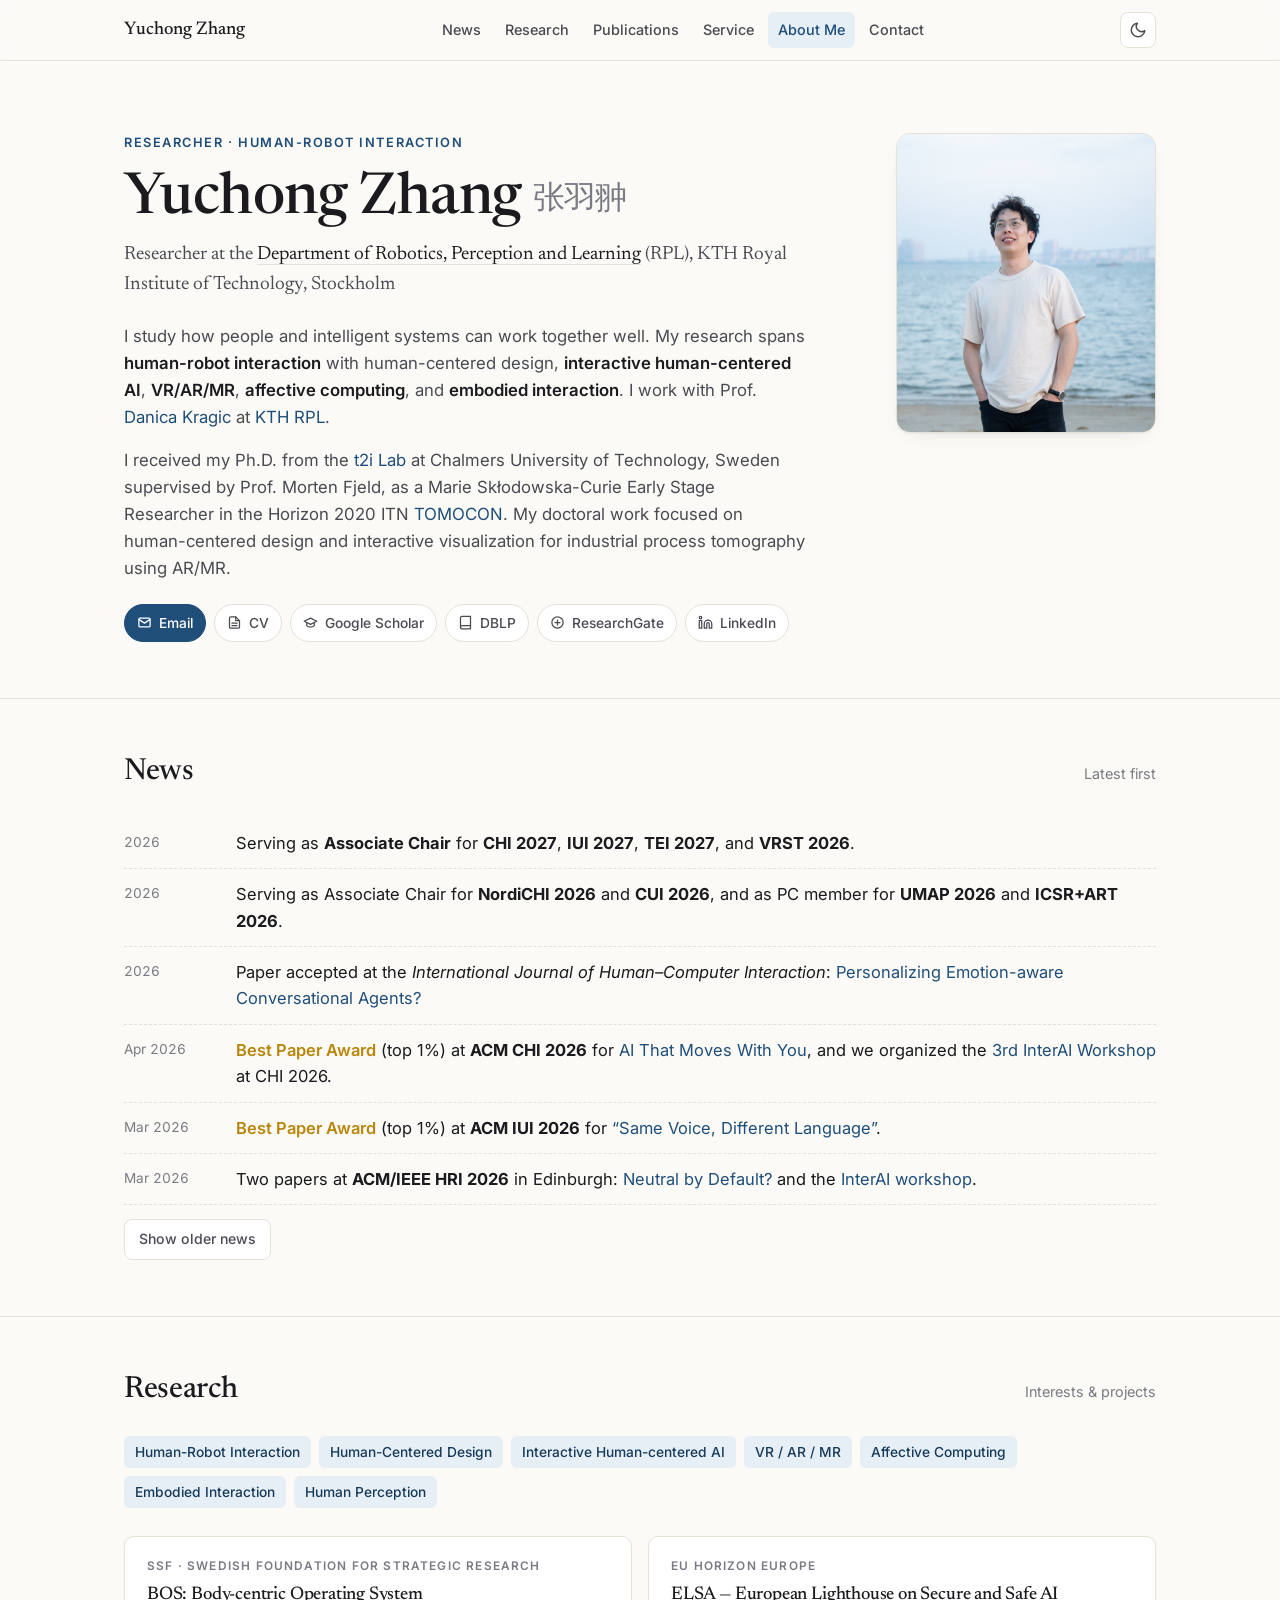
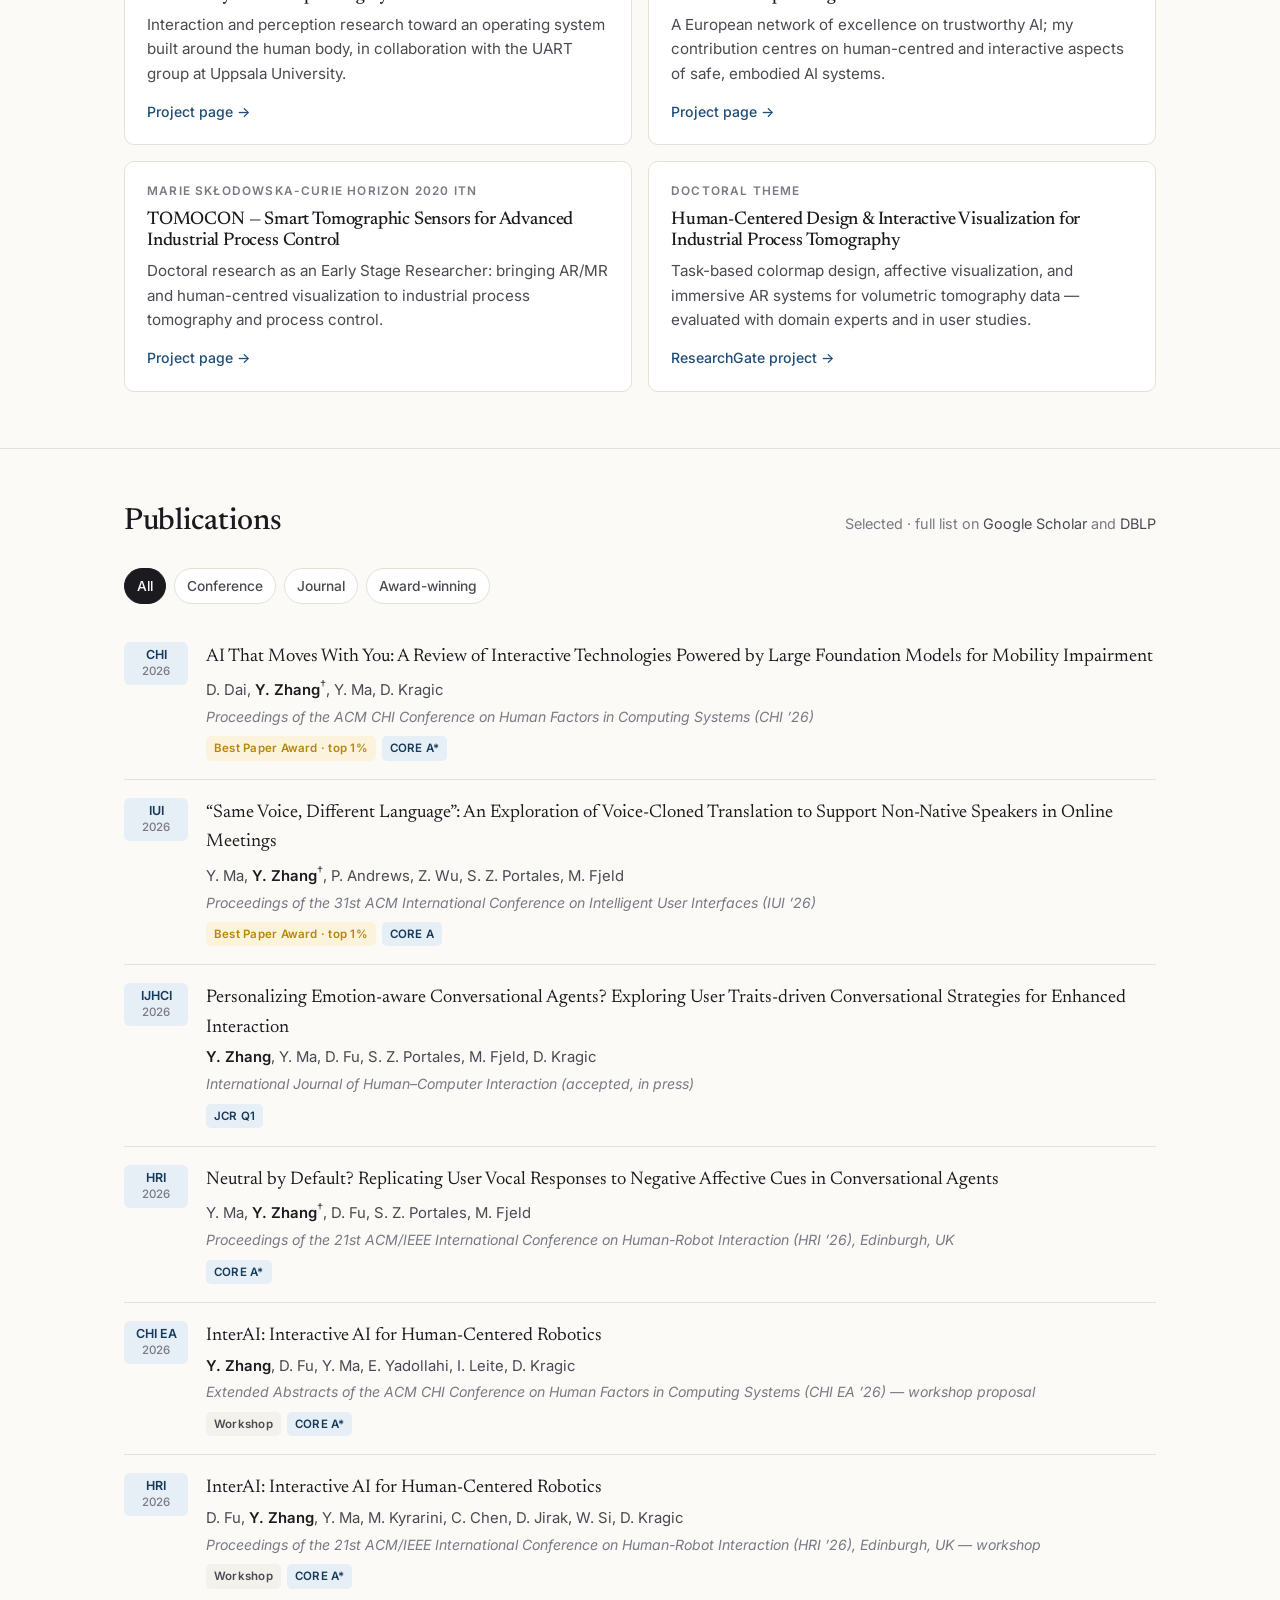
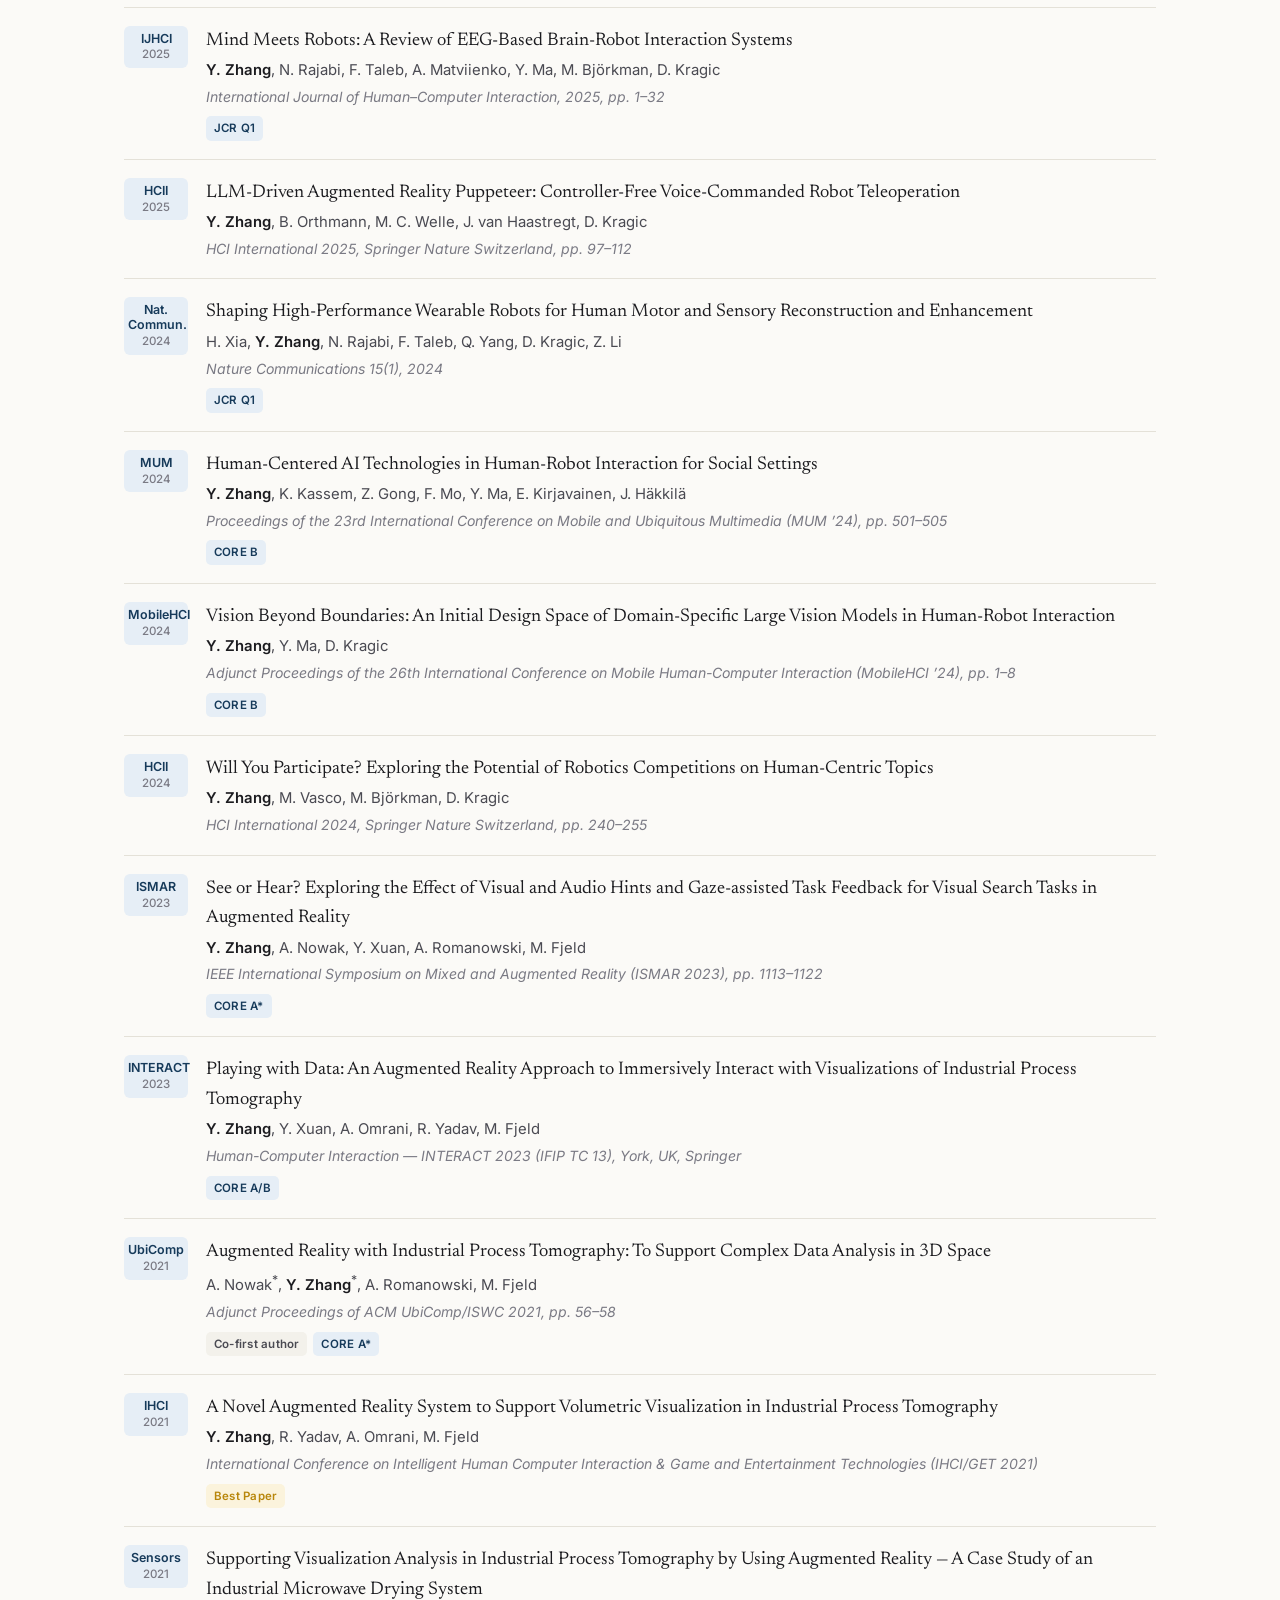
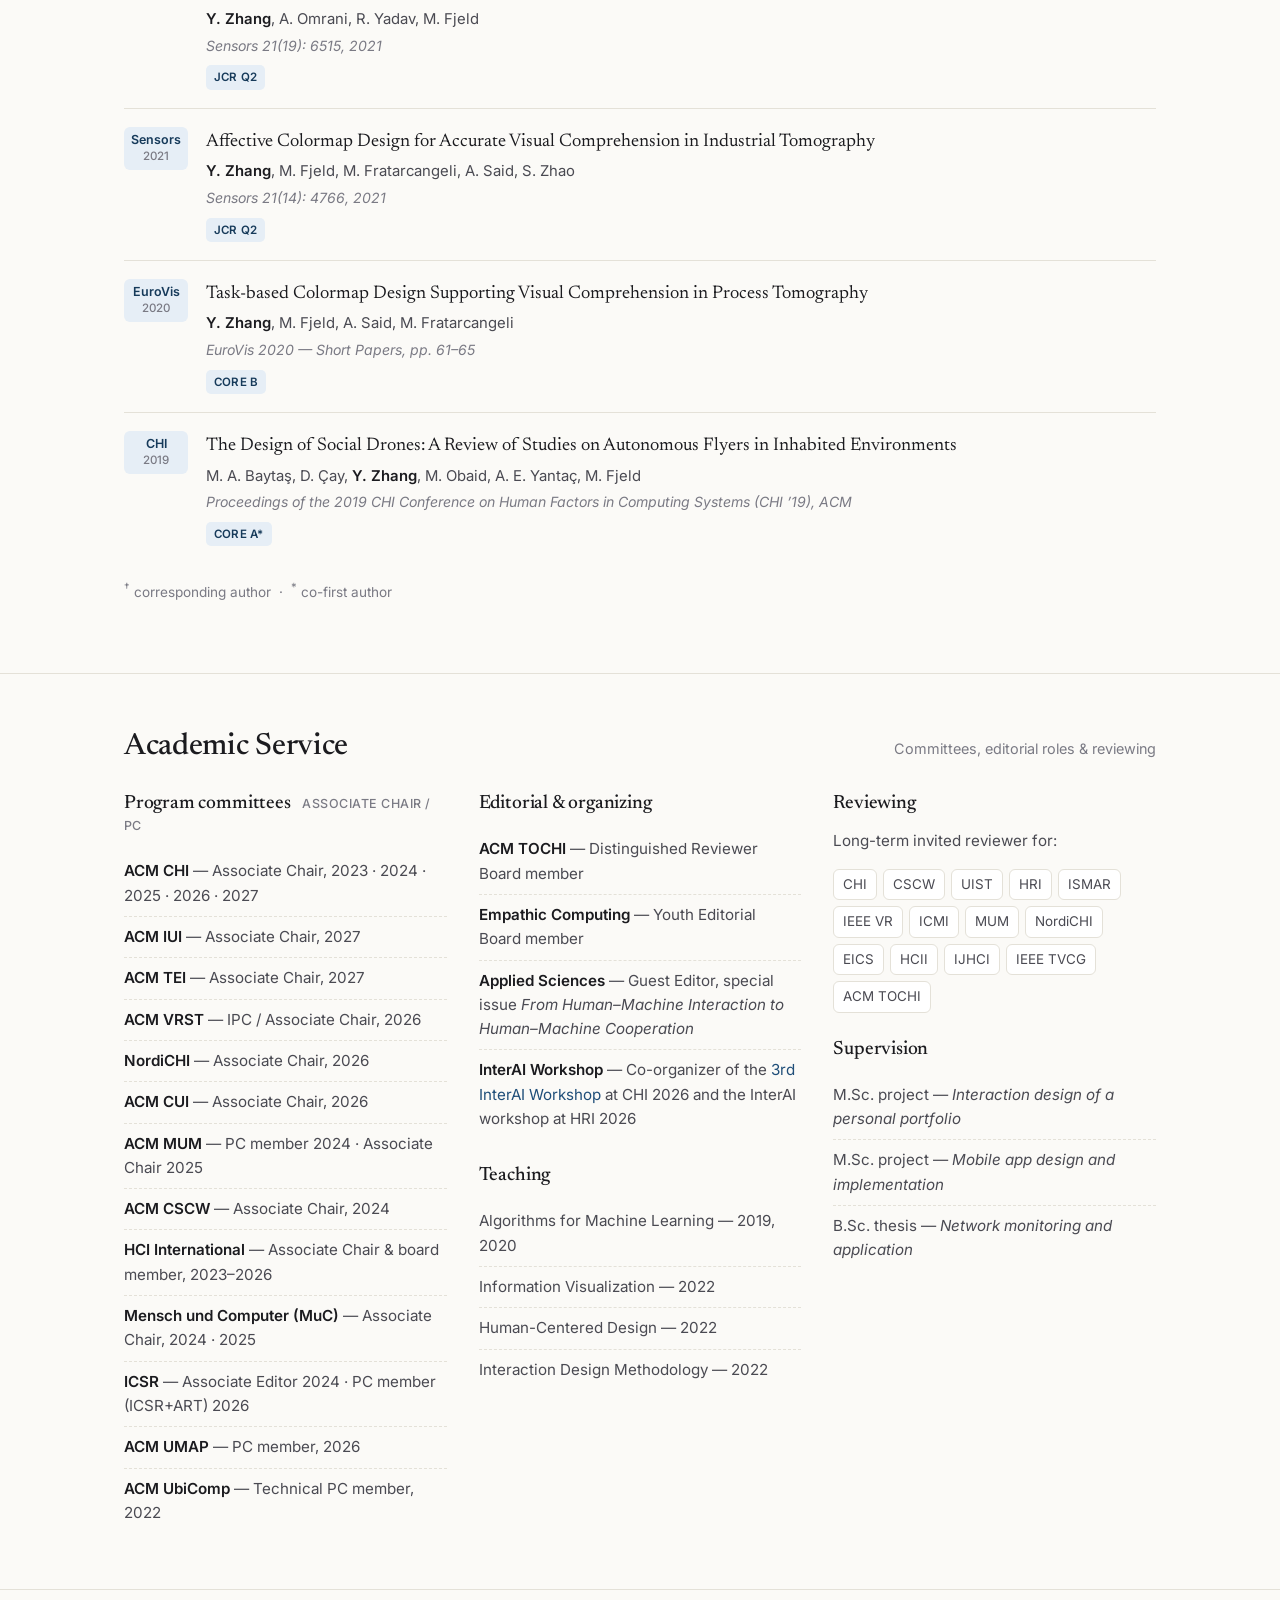
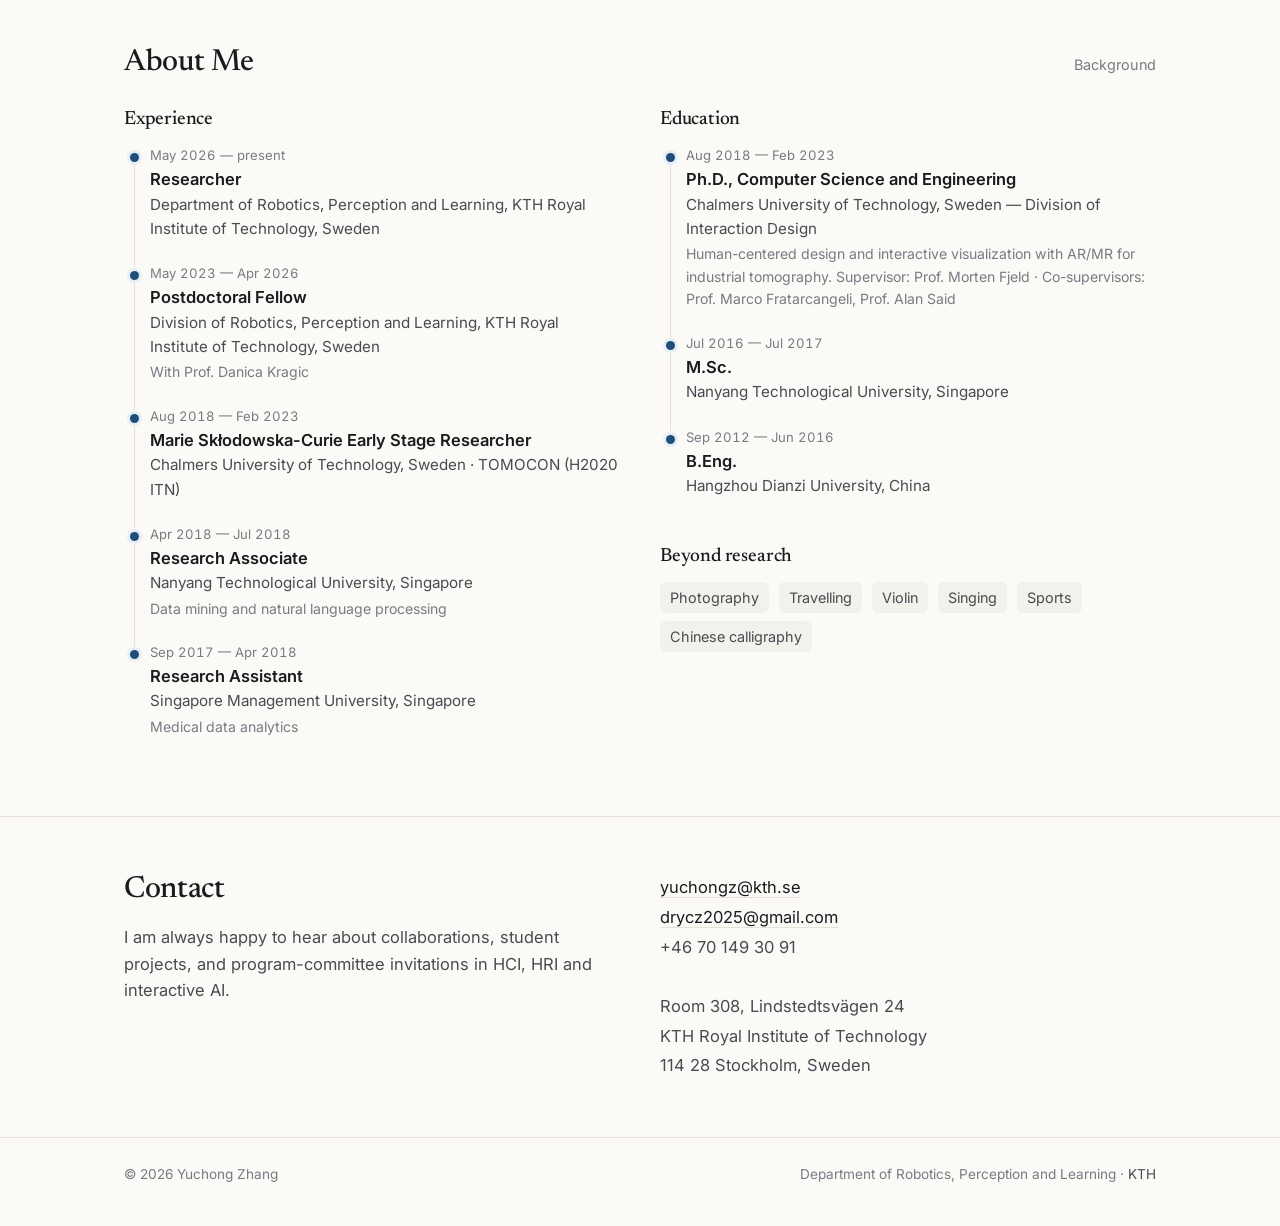
<file: index.html>
<!DOCTYPE html>
<html lang="en">
<head>
  <meta charset="utf-8">
  <meta name="viewport" content="width=device-width, initial-scale=1">
  <title>Yuchong Zhang — Researcher in HCI & HRI, KTH</title>
  <meta name="description" content="Yuchong Zhang is a researcher at the Department of Robotics, Perception and Learning, KTH Royal Institute of Technology, working on human-robot interaction, interactive human-centered AI, VR/AR/MR, affective computing, and embodied interaction.">
  <meta name="author" content="Yuchong Zhang">
  <meta property="og:title" content="Yuchong Zhang — HCI & HRI Researcher">
  <meta property="og:description" content="Researcher at KTH RPL. Human-robot interaction, interactive human-centered AI, VR/AR/MR, affective computing, embodied interaction.">
  <meta property="og:type" content="profile">
  <meta property="og:url" content="https://yuchongzhang-hri.github.io/">
  <link rel="canonical" href="https://yuchongzhang-hri.github.io/">
  <link rel="icon" href="data:image/svg+xml,%3Csvg xmlns='http://www.w3.org/2000/svg' viewBox='0 0 64 64'%3E%3Crect width='64' height='64' rx='12' fill='%231f4e79'/%3E%3Ctext x='32' y='42' text-anchor='middle' font-family='Georgia,serif' font-size='30' fill='white'%3EYZ%3C/text%3E%3C/svg%3E">
  <link rel="preconnect" href="https://fonts.googleapis.com">
  <link rel="preconnect" href="https://fonts.gstatic.com" crossorigin>
  <link href="https://fonts.googleapis.com/css2?family=Newsreader:ital,opsz,wght@0,6..72,400;0,6..72,500;0,6..72,600;1,6..72,400&family=Inter:wght@400;500;600&display=swap" rel="stylesheet">
  <link rel="stylesheet" href="style.css">
  <script type="application/ld+json">
  {
    "@context": "https://schema.org",
    "@type": "Person",
    "name": "Yuchong Zhang",
    "alternateName": "张羽翀",
    "jobTitle": "Researcher",
    "worksFor": { "@type": "Organization", "name": "KTH Royal Institute of Technology" },
    "email": "mailto:yuchongz@kth.se",
    "url": "https://yuchongzhang-hri.github.io/",
    "sameAs": [
      "https://scholar.google.com/citations?user=PF8pAxUAAAAJ&hl=en",
      "https://www.linkedin.com/in/yuchong-charles-zhang-b2bb73126/",
      "https://dblp.org/pid/159/8620-1.html",
      "https://www.researchgate.net/profile/Yuchong_Zhang3"
    ]
  }
  </script>
</head>
<body>

<!-- ===================== NAV ===================== -->
<header class="nav">
  <div class="wrap">
    <a class="brand" href="#top">Yuchong Zhang</a>
    <nav class="nav-links" aria-label="Sections">
      <a href="#news">News</a>
      <a href="#research">Research</a>
      <a href="#publications">Publications</a>
      <a href="#service">Service</a>
      <a href="#about">About Me</a>
      <a href="#contact">Contact</a>
    </nav>
    <div class="nav-right">
      <button class="icon-btn" id="theme-toggle" aria-label="Toggle dark mode" title="Toggle dark mode">
        <svg class="moon" viewBox="0 0 24 24" fill="none" stroke="currentColor" stroke-width="2" stroke-linecap="round" stroke-linejoin="round"><path d="M21 12.79A9 9 0 1 1 11.21 3 7 7 0 0 0 21 12.79z"/></svg>
        <svg class="sun" viewBox="0 0 24 24" fill="none" stroke="currentColor" stroke-width="2" stroke-linecap="round" stroke-linejoin="round"><circle cx="12" cy="12" r="4"/><path d="M12 2v2m0 16v2M4.93 4.93l1.41 1.41m11.32 11.32 1.41 1.41M2 12h2m16 0h2M4.93 19.07l1.41-1.41M17.66 6.34l1.41-1.41"/></svg>
      </button>
      <button class="icon-btn menu-btn" id="menu-toggle" aria-label="Open menu" aria-expanded="false" aria-controls="nav-links">
        <svg viewBox="0 0 24 24" fill="none" stroke="currentColor" stroke-width="2" stroke-linecap="round"><path d="M4 7h16M4 12h16M4 17h16"/></svg>
      </button>
    </div>
  </div>
</header>

<main id="top">

<!-- ===================== HERO ===================== -->
<section class="hero" style="border-top:0">
  <div class="wrap">
    <div>
      <p class="eyebrow">Researcher · Human-Robot Interaction</p>
      <h1>Yuchong Zhang<span class="cjk">张羽翀</span></h1>
      <p class="role">Researcher at the <a href="https://www.kth.se/is/rpl" target="_blank" rel="noopener">Department of Robotics, Perception and Learning</a> (RPL), KTH Royal Institute of Technology, Stockholm</p>
      <p class="lede">
        I study how people and intelligent systems can work together well. My research spans
        <strong>human-robot interaction</strong> with human-centered design, <strong>interactive human-centered AI</strong>,
        <strong>VR/AR/MR</strong>, <strong>affective computing</strong>, and <strong>embodied interaction</strong>.
        I work with Prof. <a href="https://www.kth.se/profile/dani" target="_blank" rel="noopener">Danica Kragic</a> at <a href="https://www.linkedin.com/company/kth-rpl/posts/?feedView=all" target="_blank" rel="noopener">KTH RPL</a>.
      </p>
      <p class="lede">
        I received my Ph.D. from the <a href="https://t2i.se" target="_blank" rel="noopener">t2i Lab</a> at Chalmers University of Technology, Sweden
        supervised by Prof. Morten Fjeld, as a Marie Skłodowska-Curie Early Stage Researcher in the Horizon 2020 ITN
        <a href="https://www.tomocon.eu" target="_blank" rel="noopener">TOMOCON</a>. My doctoral work focused on human-centered design
        and interactive visualization for industrial process tomography using AR/MR.
      </p>

      <div class="links">
        <a class="chip primary" href="mailto:yuchongz@kth.se">
          <svg viewBox="0 0 24 24" fill="none" stroke="currentColor" stroke-width="2" stroke-linecap="round" stroke-linejoin="round"><rect x="3" y="5" width="18" height="14" rx="2"/><path d="m3 7 9 6 9-6"/></svg>
          Email
        </a>
        <!-- CV: replace the href with "assets/Yuchong_Zhang_CV.pdf" once you add the PDF to the assets folder -->
        <a class="chip" href="https://drive.google.com/file/d/18nQSB1syZeHwwVEm3M-YimjQjstBly2w/view?usp=sharing" target="_blank" rel="noopener">
          <svg viewBox="0 0 24 24" fill="none" stroke="currentColor" stroke-width="2" stroke-linecap="round" stroke-linejoin="round"><path d="M14 3H6a2 2 0 0 0-2 2v14a2 2 0 0 0 2 2h12a2 2 0 0 0 2-2V9z"/><path d="M14 3v6h6M8 13h8M8 17h8"/></svg>
          CV
        </a>
        <a class="chip" href="https://scholar.google.com/citations?user=PF8pAxUAAAAJ&hl=en" target="_blank" rel="noopener">
          <svg viewBox="0 0 24 24" fill="none" stroke="currentColor" stroke-width="2" stroke-linecap="round" stroke-linejoin="round"><path d="M22 10 12 5 2 10l10 5 10-5z"/><path d="M6 12v5c3 3 9 3 12 0v-5"/></svg>
          Google Scholar
        </a>
        <a class="chip" href="https://dblp.org/pid/159/8620-1.html" target="_blank" rel="noopener">
          <svg viewBox="0 0 24 24" fill="none" stroke="currentColor" stroke-width="2" stroke-linecap="round" stroke-linejoin="round"><path d="M4 19.5A2.5 2.5 0 0 1 6.5 17H20"/><path d="M6.5 2H20v20H6.5A2.5 2.5 0 0 1 4 19.5v-15A2.5 2.5 0 0 1 6.5 2z"/></svg>
          DBLP
        </a>
        <a class="chip" href="https://www.researchgate.net/profile/Yuchong_Zhang3" target="_blank" rel="noopener">
          <svg viewBox="0 0 24 24" fill="none" stroke="currentColor" stroke-width="2" stroke-linecap="round" stroke-linejoin="round"><circle cx="12" cy="12" r="9"/><path d="M8 12h8M12 8v8"/></svg>
          ResearchGate
        </a>
        <a class="chip" href="https://www.linkedin.com/in/yuchong-charles-zhang-b2bb73126/" target="_blank" rel="noopener">
          <svg viewBox="0 0 24 24" fill="none" stroke="currentColor" stroke-width="2" stroke-linecap="round" stroke-linejoin="round"><path d="M16 8a6 6 0 0 1 6 6v7h-4v-7a2 2 0 0 0-4 0v7h-4v-7a6 6 0 0 1 6-6z"/><rect x="2" y="9" width="4" height="12"/><circle cx="4" cy="4" r="2"/></svg>
          LinkedIn
        </a>
      </div>
    </div>

    <figure class="portrait">
      <img src="assets/Yuchong.JPG" alt="Portrait of Yuchong Zhang" width="260" height="300">
    </figure>
  </div>
</section>

<!-- ===================== NEWS ===================== -->
<section id="news">
  <div class="wrap">
    <div class="section-head reveal">
      <h2>News</h2>
      <span class="aside">Latest first</span>
    </div>
    <ul class="news reveal">
      <!-- Add new items at the top. Keep the <time> short (e.g. "Sep 2026"). -->
      <li><time>2026</time><div>Serving as <b>Associate Chair</b> for <b>CHI 2027</b>, <b>IUI 2027</b>, <b>TEI 2027</b>, and <b>VRST 2026</b>.</div></li>
      <li><time>2026</time><div>Serving as Associate Chair for <b>NordiCHI 2026</b> and <b>CUI 2026</b>, and as PC member for <b>UMAP 2026</b> and <b>ICSR+ART 2026</b>.</div></li>
      <li><time>2026</time><div>Paper accepted at the <em>International Journal of Human–Computer Interaction</em>: <a href="#pub-ijhci-2026">Personalizing Emotion-aware Conversational Agents?</a></div></li>
      <li><time>Apr 2026</time><div><span class="award">Best Paper Award</span> (top 1%) at <b>ACM CHI 2026</b> for <a href="#pub-chi-2026">AI That Moves With You</a>, and we organized the <a href="https://sites.google.com/view/interaiworkshopchi2026/home" target="_blank" rel="noopener">3rd InterAI Workshop</a> at CHI 2026.</div></li>
      <li><time>Mar 2026</time><div><span class="award">Best Paper Award</span> (top 1%) at <b>ACM IUI 2026</b> for <a href="#pub-iui-2026">“Same Voice, Different Language”</a>.</div></li>
      <li><time>Mar 2026</time><div>Two papers at <b>ACM/IEEE HRI 2026</b> in Edinburgh: <a href="#pub-hri-2026">Neutral by Default?</a> and the <a href="#pub-hri-ws-2026">InterAI workshop</a>.</div></li>
      <li data-more="news" hidden><time>Recent</time><div>Joined the <b>distinguished reviewer board</b> of <em>ACM Transactions on Computer-Human Interaction (TOCHI)</em>.</div></li>
      <li data-more="news" hidden><time>Recent</time><div>Appointed to the <b>Youth Editorial Board</b> of the <em>Empathic Computing</em> journal.</div></li>
      <li data-more="news" hidden><time>2025</time><div>Review article <a href="#pub-ijhci-2025">Mind Meets Robots</a> published in <em>IJHCI</em>; <a href="#pub-hcii-2025">LLM-Driven AR Puppeteer</a> presented at HCII 2025.</div></li>
      <li data-more="news" hidden><time>Feb 2024</time><div>Perspective on wearable robots published in <em>Nature Communications</em>: <a href="#pub-natcomm-2024">Shaping High-Performance Wearable Robots</a>.</div></li>
      <li data-more="news" hidden><time>May 2023</time><div>Joined KTH RPL as a Postdoctoral Fellow working with Prof. Danica Kragic.</div></li>
      <li data-more="news" hidden><time>Feb 2023</time><div>Defended my Ph.D. at Chalmers University of Technology.</div></li>
    </ul>
    <button class="more-toggle" data-more-for="news" aria-expanded="false">Show older news</button>
  </div>
</section>

<!-- ===================== RESEARCH ===================== -->
<section id="research">
  <div class="wrap">
    <div class="section-head reveal">
      <h2>Research</h2>
      <span class="aside">Interests &amp; projects</span>
    </div>

    <div class="tags reveal">
      <span class="tag">Human-Robot Interaction</span>
      <span class="tag">Human-Centered Design</span>
      <span class="tag">Interactive Human-centered AI</span>
      <span class="tag">VR / AR / MR</span>
      <span class="tag">Affective Computing</span>
      <span class="tag">Embodied Interaction</span>
      <span class="tag">Human Perception</span>
    </div>

    <div class="cards reveal">
      <article class="card">
        <div class="kicker">SSF · Swedish Foundation for Strategic Research</div>
        <h4>BOS: Body-centric Operating System</h4>
        <p>Interaction and perception research toward an operating system built around the human body, in collaboration with the UART group at Uppsala University.</p>
        <a class="card-link" href="https://www.it.uu.se/research/group/uart/bos.html" target="_blank" rel="noopener">Project page</a>
      </article>
      <article class="card">
        <div class="kicker">EU Horizon Europe</div>
        <h4>ELSA — European Lighthouse on Secure and Safe AI</h4>
        <p>A European network of excellence on trustworthy AI; my contribution centres on human-centred and interactive aspects of safe, embodied AI systems.</p>
        <a class="card-link" href="https://elsa-ai.eu/" target="_blank" rel="noopener">Project page</a>
      </article>
      <article class="card">
        <div class="kicker">Marie Skłodowska-Curie Horizon 2020 ITN</div>
        <h4>TOMOCON — Smart Tomographic Sensors for Advanced Industrial Process Control</h4>
        <p>Doctoral research as an Early Stage Researcher: bringing AR/MR and human-centred visualization to industrial process tomography and process control.</p>
        <a class="card-link" href="https://www.tomocon.eu/" target="_blank" rel="noopener">Project page</a>
      </article>
      <article class="card">
        <div class="kicker">Doctoral theme</div>
        <h4>Human-Centered Design &amp; Interactive Visualization for Industrial Process Tomography</h4>
        <p>Task-based colormap design, affective visualization, and immersive AR systems for volumetric tomography data — evaluated with domain experts and in user studies.</p>
        <a class="card-link" href="https://www.researchgate.net/project/Human-centered-design-and-interactive-visualization-on-industrial-process-tomography-IPT" target="_blank" rel="noopener">ResearchGate project</a>
      </article>
    </div>
  </div>
</section>

<!-- ===================== PUBLICATIONS ===================== -->
<section id="publications">
  <div class="wrap">
    <div class="section-head reveal">
      <h2>Publications</h2>
      <span class="aside">Selected · full list on <a href="https://scholar.google.com/citations?user=PF8pAxUAAAAJ&hl=en" target="_blank" rel="noopener">Google Scholar</a> and <a href="https://dblp.org/pid/159/8620-1.html" target="_blank" rel="noopener">DBLP</a></span>
    </div>

    <div class="pub-tools reveal" role="group" aria-label="Filter publications">
      <button class="filter active" data-filter="all">All</button>
      <button class="filter" data-filter="conference">Conference</button>
      <button class="filter" data-filter="journal">Journal</button>
      <button class="filter" data-filter="award">Award-winning</button>
    </div>

    <!--
      Each publication is one <li class="pub">. To add a paper, copy an entry and edit.
      data-type: "conference" | "journal"   data-award: "true" if it won an award.
      Add PDF / DOI links inside <div class="plinks"> (e.g. <a href="paper.pdf">PDF</a>).
      † = corresponding author, * = co-first author.
    -->
    <ul class="pubs reveal">

      <!-- 2026 -->
      <li class="pub" id="pub-chi-2026" data-type="conference" data-award="true">
        <div class="venue-tag">CHI<span class="yr">2026</span></div>
        <div>
          <div class="title">AI That Moves With You: A Review of Interactive Technologies Powered by Large Foundation Models for Mobility Impairment</div>
          <div class="authors">D. Dai, <b>Y. Zhang</b><sup>†</sup>, Y. Ma, D. Kragic</div>
          <div class="where">Proceedings of the ACM CHI Conference on Human Factors in Computing Systems (CHI ’26)</div>
          <div class="badges"><span class="badge award">Best Paper Award · top 1%</span><span class="badge rank">CORE A*</span></div>
        </div>
      </li>

      <li class="pub" id="pub-iui-2026" data-type="conference" data-award="true">
        <div class="venue-tag">IUI<span class="yr">2026</span></div>
        <div>
          <div class="title">“Same Voice, Different Language”: An Exploration of Voice-Cloned Translation to Support Non-Native Speakers in Online Meetings</div>
          <div class="authors">Y. Ma, <b>Y. Zhang</b><sup>†</sup>, P. Andrews, Z. Wu, S. Z. Portales, M. Fjeld</div>
          <div class="where">Proceedings of the 31st ACM International Conference on Intelligent User Interfaces (IUI ’26)</div>
          <div class="badges"><span class="badge award">Best Paper Award · top 1%</span><span class="badge rank">CORE A</span></div>
        </div>
      </li>

      <li class="pub" id="pub-ijhci-2026" data-type="journal" data-award="false">
        <div class="venue-tag">IJHCI<span class="yr">2026</span></div>
        <div>
          <div class="title">Personalizing Emotion-aware Conversational Agents? Exploring User Traits-driven Conversational Strategies for Enhanced Interaction</div>
          <div class="authors"><b>Y. Zhang</b>, Y. Ma, D. Fu, S. Z. Portales, M. Fjeld, D. Kragic</div>
          <div class="where">International Journal of Human–Computer Interaction (accepted, in press)</div>
          <div class="badges"><span class="badge rank">JCR Q1</span></div>
        </div>
      </li>

      <li class="pub" id="pub-hri-2026" data-type="conference" data-award="false">
        <div class="venue-tag">HRI<span class="yr">2026</span></div>
        <div>
          <div class="title">Neutral by Default? Replicating User Vocal Responses to Negative Affective Cues in Conversational Agents</div>
          <div class="authors">Y. Ma, <b>Y. Zhang</b><sup>†</sup>, D. Fu, S. Z. Portales, M. Fjeld</div>
          <div class="where">Proceedings of the 21st ACM/IEEE International Conference on Human-Robot Interaction (HRI ’26), Edinburgh, UK</div>
          <div class="badges"><span class="badge rank">CORE A*</span></div>
        </div>
      </li>

      <li class="pub" data-type="conference" data-award="false">
        <div class="venue-tag">CHI EA<span class="yr">2026</span></div>
        <div>
          <div class="title">InterAI: Interactive AI for Human-Centered Robotics</div>
          <div class="authors"><b>Y. Zhang</b>, D. Fu, Y. Ma, E. Yadollahi, I. Leite, D. Kragic</div>
          <div class="where">Extended Abstracts of the ACM CHI Conference on Human Factors in Computing Systems (CHI EA ’26) — workshop proposal</div>
          <div class="badges"><span class="badge">Workshop</span><span class="badge rank">CORE A*</span></div>
        </div>
      </li>

      <li class="pub" id="pub-hri-ws-2026" data-type="conference" data-award="false">
        <div class="venue-tag">HRI<span class="yr">2026</span></div>
        <div>
          <div class="title">InterAI: Interactive AI for Human-Centered Robotics</div>
          <div class="authors">D. Fu, <b>Y. Zhang</b>, Y. Ma, M. Kyrarini, C. Chen, D. Jirak, W. Si, D. Kragic</div>
          <div class="where">Proceedings of the 21st ACM/IEEE International Conference on Human-Robot Interaction (HRI ’26), Edinburgh, UK — workshop</div>
          <div class="badges"><span class="badge">Workshop</span><span class="badge rank">CORE A*</span></div>
        </div>
      </li>

      <!-- 2025 -->
      <li class="pub" id="pub-ijhci-2025" data-type="journal" data-award="false">
        <div class="venue-tag">IJHCI<span class="yr">2025</span></div>
        <div>
          <div class="title">Mind Meets Robots: A Review of EEG-Based Brain-Robot Interaction Systems</div>
          <div class="authors"><b>Y. Zhang</b>, N. Rajabi, F. Taleb, A. Matviienko, Y. Ma, M. Björkman, D. Kragic</div>
          <div class="where">International Journal of Human–Computer Interaction, 2025, pp. 1–32</div>
          <div class="badges"><span class="badge rank">JCR Q1</span></div>
        </div>
      </li>

      <li class="pub" id="pub-hcii-2025" data-type="conference" data-award="false">
        <div class="venue-tag">HCII<span class="yr">2025</span></div>
        <div>
          <div class="title">LLM-Driven Augmented Reality Puppeteer: Controller-Free Voice-Commanded Robot Teleoperation</div>
          <div class="authors"><b>Y. Zhang</b>, B. Orthmann, M. C. Welle, J. van Haastregt, D. Kragic</div>
          <div class="where">HCI International 2025, Springer Nature Switzerland, pp. 97–112</div>
        </div>
      </li>

      <!-- 2024 -->
      <li class="pub" id="pub-natcomm-2024" data-type="journal" data-award="false">
        <div class="venue-tag">Nat. Commun.<span class="yr">2024</span></div>
        <div>
          <div class="title">Shaping High-Performance Wearable Robots for Human Motor and Sensory Reconstruction and Enhancement</div>
          <div class="authors">H. Xia, <b>Y. Zhang</b>, N. Rajabi, F. Taleb, Q. Yang, D. Kragic, Z. Li</div>
          <div class="where">Nature Communications 15(1), 2024</div>
          <div class="badges"><span class="badge rank">JCR Q1</span></div>
        </div>
      </li>

      <li class="pub" data-type="conference" data-award="false">
        <div class="venue-tag">MUM<span class="yr">2024</span></div>
        <div>
          <div class="title">Human-Centered AI Technologies in Human-Robot Interaction for Social Settings</div>
          <div class="authors"><b>Y. Zhang</b>, K. Kassem, Z. Gong, F. Mo, Y. Ma, E. Kirjavainen, J. Häkkilä</div>
          <div class="where">Proceedings of the 23rd International Conference on Mobile and Ubiquitous Multimedia (MUM ’24), pp. 501–505</div>
          <div class="badges"><span class="badge rank">CORE B</span></div>
        </div>
      </li>

      <li class="pub" data-type="conference" data-award="false">
        <div class="venue-tag">MobileHCI<span class="yr">2024</span></div>
        <div>
          <div class="title">Vision Beyond Boundaries: An Initial Design Space of Domain-Specific Large Vision Models in Human-Robot Interaction</div>
          <div class="authors"><b>Y. Zhang</b>, Y. Ma, D. Kragic</div>
          <div class="where">Adjunct Proceedings of the 26th International Conference on Mobile Human-Computer Interaction (MobileHCI ’24), pp. 1–8</div>
          <div class="badges"><span class="badge rank">CORE B</span></div>
        </div>
      </li>

      <li class="pub" data-type="conference" data-award="false">
        <div class="venue-tag">HCII<span class="yr">2024</span></div>
        <div>
          <div class="title">Will You Participate? Exploring the Potential of Robotics Competitions on Human-Centric Topics</div>
          <div class="authors"><b>Y. Zhang</b>, M. Vasco, M. Björkman, D. Kragic</div>
          <div class="where">HCI International 2024, Springer Nature Switzerland, pp. 240–255</div>
        </div>
      </li>

      <!-- 2023 -->
      <li class="pub" data-type="conference" data-award="false">
        <div class="venue-tag">ISMAR<span class="yr">2023</span></div>
        <div>
          <div class="title">See or Hear? Exploring the Effect of Visual and Audio Hints and Gaze-assisted Task Feedback for Visual Search Tasks in Augmented Reality</div>
          <div class="authors"><b>Y. Zhang</b>, A. Nowak, Y. Xuan, A. Romanowski, M. Fjeld</div>
          <div class="where">IEEE International Symposium on Mixed and Augmented Reality (ISMAR 2023), pp. 1113–1122</div>
          <div class="badges"><span class="badge rank">CORE A*</span></div>
        </div>
      </li>

      <li class="pub" data-type="conference" data-award="false">
        <div class="venue-tag">INTERACT<span class="yr">2023</span></div>
        <div>
          <div class="title">Playing with Data: An Augmented Reality Approach to Immersively Interact with Visualizations of Industrial Process Tomography</div>
          <div class="authors"><b>Y. Zhang</b>, Y. Xuan, A. Omrani, R. Yadav, M. Fjeld</div>
          <div class="where">Human-Computer Interaction — INTERACT 2023 (IFIP TC 13), York, UK, Springer</div>
          <div class="badges"><span class="badge rank">CORE A/B</span></div>
        </div>
      </li>

      <!-- 2021 -->
      <li class="pub" data-type="conference" data-award="false">
        <div class="venue-tag">UbiComp<span class="yr">2021</span></div>
        <div>
          <div class="title">Augmented Reality with Industrial Process Tomography: To Support Complex Data Analysis in 3D Space</div>
          <div class="authors">A. Nowak<sup>*</sup>, <b>Y. Zhang</b><sup>*</sup>, A. Romanowski, M. Fjeld</div>
          <div class="where">Adjunct Proceedings of ACM UbiComp/ISWC 2021, pp. 56–58</div>
          <div class="badges"><span class="badge">Co-first author</span><span class="badge rank">CORE A*</span></div>
        </div>
      </li>

      <li class="pub" data-type="conference" data-award="true">
        <div class="venue-tag">IHCI<span class="yr">2021</span></div>
        <div>
          <div class="title">A Novel Augmented Reality System to Support Volumetric Visualization in Industrial Process Tomography</div>
          <div class="authors"><b>Y. Zhang</b>, R. Yadav, A. Omrani, M. Fjeld</div>
          <div class="where">International Conference on Intelligent Human Computer Interaction &amp; Game and Entertainment Technologies (IHCI/GET 2021)</div>
          <div class="badges"><span class="badge award">Best Paper</span></div>
        </div>
      </li>

      <li class="pub" data-type="journal" data-award="false">
        <div class="venue-tag">Sensors<span class="yr">2021</span></div>
        <div>
          <div class="title">Supporting Visualization Analysis in Industrial Process Tomography by Using Augmented Reality — A Case Study of an Industrial Microwave Drying System</div>
          <div class="authors"><b>Y. Zhang</b>, A. Omrani, R. Yadav, M. Fjeld</div>
          <div class="where">Sensors 21(19): 6515, 2021</div>
          <div class="badges"><span class="badge rank">JCR Q2</span></div>
        </div>
      </li>

      <li class="pub" data-type="journal" data-award="false">
        <div class="venue-tag">Sensors<span class="yr">2021</span></div>
        <div>
          <div class="title">Affective Colormap Design for Accurate Visual Comprehension in Industrial Tomography</div>
          <div class="authors"><b>Y. Zhang</b>, M. Fjeld, M. Fratarcangeli, A. Said, S. Zhao</div>
          <div class="where">Sensors 21(14): 4766, 2021</div>
          <div class="badges"><span class="badge rank">JCR Q2</span></div>
        </div>
      </li>

      <!-- 2020 -->
      <li class="pub" data-type="conference" data-award="false">
        <div class="venue-tag">EuroVis<span class="yr">2020</span></div>
        <div>
          <div class="title">Task-based Colormap Design Supporting Visual Comprehension in Process Tomography</div>
          <div class="authors"><b>Y. Zhang</b>, M. Fjeld, A. Said, M. Fratarcangeli</div>
          <div class="where">EuroVis 2020 — Short Papers, pp. 61–65</div>
          <div class="badges"><span class="badge rank">CORE B</span></div>
        </div>
      </li>

      <!-- 2019 -->
      <li class="pub" data-type="conference" data-award="false">
        <div class="venue-tag">CHI<span class="yr">2019</span></div>
        <div>
          <div class="title">The Design of Social Drones: A Review of Studies on Autonomous Flyers in Inhabited Environments</div>
          <div class="authors">M. A. Baytaş, D. Çay, <b>Y. Zhang</b>, M. Obaid, A. E. Yantaç, M. Fjeld</div>
          <div class="where">Proceedings of the 2019 CHI Conference on Human Factors in Computing Systems (CHI ’19), ACM</div>
          <div class="badges"><span class="badge rank">CORE A*</span></div>
        </div>
      </li>
    </ul>
    <p style="color:var(--ink-3);font-size:.85rem;margin-top:14px"><sup>†</sup> corresponding author &nbsp;·&nbsp; <sup>*</sup> co-first author</p>
  </div>
</section>

<!-- ===================== ACADEMIC SERVICE ===================== -->
<section id="service">
  <div class="wrap">
    <div class="section-head reveal">
      <h2>Academic Service</h2>
      <span class="aside">Committees, editorial roles &amp; reviewing</span>
    </div>
    <div class="service-grid reveal">
      <div>
        <h3 class="sub">Program committees <small>Associate Chair / PC</small></h3>
        <ul>
          <li><b>ACM CHI</b> — Associate Chair, 2023 · 2024 · 2025 · 2026 · 2027</li>
          <li><b>ACM IUI</b> — Associate Chair, 2027</li>
          <li><b>ACM TEI</b> — Associate Chair, 2027</li>
          <li><b>ACM VRST</b> — IPC / Associate Chair, 2026</li>
          <li><b>NordiCHI</b> — Associate Chair, 2026</li>
          <li><b>ACM CUI</b> — Associate Chair, 2026</li>
          <li><b>ACM MUM</b> — PC member 2024 · Associate Chair 2025</li>
          <li><b>ACM CSCW</b> — Associate Chair, 2024</li>
          <li><b>HCI International</b> — Associate Chair &amp; board member, 2023–2026</li>
          <li><b>Mensch und Computer (MuC)</b> — Associate Chair, 2024 · 2025</li>
          <li><b>ICSR</b> — Associate Editor 2024 · PC member (ICSR+ART) 2026</li>
          <li><b>ACM UMAP</b> — PC member, 2026</li>
          <li><b>ACM UbiComp</b> — Technical PC member, 2022</li>
        </ul>
      </div>
      <div>
        <h3 class="sub">Editorial &amp; organizing</h3>
        <ul>
          <li><b>ACM TOCHI</b> — Distinguished Reviewer Board member</li>
          <li><b>Empathic Computing</b> — Youth Editorial Board member</li>
          <li><b>Applied Sciences</b> — Guest Editor, special issue <em>From Human–Machine Interaction to Human–Machine Cooperation</em></li>
          <li><b>InterAI Workshop</b> — Co-organizer of the <a href="https://sites.google.com/view/interaiworkshopchi2026/home" target="_blank" rel="noopener">3rd InterAI Workshop</a> at CHI 2026 and the InterAI workshop at HRI 2026</li>
        </ul>
        <h3 class="sub" style="margin-top:26px">Teaching</h3>
        <ul>
          <li>Algorithms for Machine Learning — 2019, 2020</li>
          <li>Information Visualization — 2022</li>
          <li>Human-Centered Design — 2022</li>
          <li>Interaction Design Methodology — 2022</li>
        </ul>
      </div>
      <div>
        <h3 class="sub">Reviewing</h3>
        <p style="color:var(--ink-2);font-size:.95rem">Long-term invited reviewer for:</p>
        <div class="venue-cloud">
          <span>CHI</span><span>CSCW</span><span>UIST</span><span>HRI</span><span>ISMAR</span><span>IEEE VR</span>
          <span>ICMI</span><span>MUM</span><span>NordiCHI</span><span>EICS</span><span>HCII</span>
          <span>IJHCI</span><span>IEEE TVCG</span><span>ACM TOCHI</span>
        </div>
        <h3 class="sub" style="margin-top:26px">Supervision</h3>
        <ul>
          <li>M.Sc. project — <em>Interaction design of a personal portfolio</em></li>
          <li>M.Sc. project — <em>Mobile app design and implementation</em></li>
          <li>B.Sc. thesis — <em>Network monitoring and application</em></li>
        </ul>
      </div>
    </div>
  </div>
</section>

<!-- ===================== ABOUT ===================== -->
<section id="about">
  <div class="wrap">
    <div class="section-head reveal">
      <h2>About Me</h2>
      <span class="aside">Background</span>
    </div>
    <div class="two-col reveal">
      <div>
        <h3 class="sub">Experience</h3>
        <ul class="timeline">
          <li>
            <div class="when">May 2026 — present</div>
            <div class="what">Researcher</div>
            <div class="where">Department of Robotics, Perception and Learning, KTH Royal Institute of Technology, Sweden</div>
          </li>
          <li>
            <div class="when">May 2023 — Apr 2026</div>
            <div class="what">Postdoctoral Fellow</div>
            <div class="where">Division of Robotics, Perception and Learning, KTH Royal Institute of Technology, Sweden</div>
            <div class="note">With Prof. Danica Kragic</div>
          </li>
          <li>
            <div class="when">Aug 2018 — Feb 2023</div>
            <div class="what">Marie Skłodowska-Curie Early Stage Researcher</div>
            <div class="where">Chalmers University of Technology, Sweden · TOMOCON (H2020 ITN)</div>
          </li>
          <li>
            <div class="when">Apr 2018 — Jul 2018</div>
            <div class="what">Research Associate</div>
            <div class="where">Nanyang Technological University, Singapore</div>
            <div class="note">Data mining and natural language processing</div>
          </li>
          <li>
            <div class="when">Sep 2017 — Apr 2018</div>
            <div class="what">Research Assistant</div>
            <div class="where">Singapore Management University, Singapore</div>
            <div class="note">Medical data analytics</div>
          </li>
        </ul>
      </div>
      <div>
        <h3 class="sub">Education</h3>
        <ul class="timeline">
          <li>
            <div class="when">Aug 2018 — Feb 2023</div>
            <div class="what">Ph.D., Computer Science and Engineering</div>
            <div class="where">Chalmers University of Technology, Sweden — Division of Interaction Design</div>
            <div class="note">Human-centered design and interactive visualization with AR/MR for industrial tomography. Supervisor: Prof. Morten Fjeld · Co-supervisors: Prof. Marco Fratarcangeli, Prof. Alan Said</div>
          </li>
          <li>
            <div class="when">Jul 2016 — Jul 2017</div>
            <div class="what">M.Sc.</div>
            <div class="where">Nanyang Technological University, Singapore</div>
          </li>
          <li>
            <div class="when">Sep 2012 — Jun 2016</div>
            <div class="what">B.Eng.</div>
            <div class="where">Hangzhou Dianzi University, China</div>
          </li>
        </ul>

        <h3 class="sub" style="margin-top:26px">Beyond research</h3>
        <div class="interests">
          <span>Photography</span><span>Travelling</span><span>Violin</span><span>Singing</span><span>Sports</span><span>Chinese calligraphy</span>
        </div>
      </div>
    </div>
  </div>
</section>

<!-- ===================== CONTACT ===================== -->
<section id="contact" class="contact">
  <div class="wrap">
    <div class="reveal">
      <div class="section-head" style="margin-bottom:16px"><h2>Contact</h2></div>
      <p style="color:var(--ink-2);max-width:48ch">I am always happy to hear about collaborations, student projects, and program-committee invitations in HCI, HRI and interactive AI.</p>
    </div>
    <address class="reveal">
      <a href="mailto:yuchongz@kth.se">yuchongz@kth.se</a><br>
      <a href="mailto:drycz2025@gmail.com">drycz2025@gmail.com</a><br>
      <span>+46 70 149 30 91</span><br><br>
      Room 308, Lindstedtsvägen 24<br>
      KTH Royal Institute of Technology<br>
      114 28 Stockholm, Sweden
    </address>
  </div>
</section>

</main>

<footer>
  <div class="wrap">
    <span>© <span id="year">2026</span> Yuchong Zhang</span>
    <span>Department of Robotics, Perception and Learning · <a href="https://www.kth.se/is/rpl" target="_blank" rel="noopener">KTH</a></span>
  </div>
</footer>

<script src="script.js"></script>
</body>
</html>
</file>
<file: style.css>
/* ==========================================================================
   Yuchong Zhang — personal website
   Clean academic style. Edit the tokens in :root to retheme.
   ========================================================================== */

:root {
  --bg: #fbfaf7;
  --bg-elev: #ffffff;
  --bg-soft: #f3f1eb;
  --ink: #1b1b1f;
  --ink-2: #4a4a52;
  --ink-3: #7a7a84;
  --line: #e4e1d8;
  --accent: #1f4e79;
  --accent-soft: #e6eef6;
  --accent-ink: #163a5a;
  --gold: #b8860b;
  --gold-soft: #fbf3dc;
  --shadow: 0 1px 2px rgba(20, 20, 30, .04), 0 8px 24px -12px rgba(20, 20, 30, .12);
  --radius: 10px;
  --font-serif: "Newsreader", Georgia, "Times New Roman", serif;
  --font-sans: "Inter", system-ui, -apple-system, "Segoe UI", Roboto, sans-serif;
  --maxw: 1080px;
}

:root[data-theme="dark"] {
  --bg: #121316;
  --bg-elev: #1a1b20;
  --bg-soft: #202128;
  --ink: #ececf1;
  --ink-2: #b9bac4;
  --ink-3: #82838e;
  --line: #2b2c34;
  --accent: #8fb8e6;
  --accent-soft: #1c2a3b;
  --accent-ink: #b7d3f2;
  --gold: #e0b34a;
  --gold-soft: #2e2716;
  --shadow: 0 1px 2px rgba(0, 0, 0, .3), 0 8px 24px -12px rgba(0, 0, 0, .6);
}

@media (prefers-color-scheme: dark) {
  :root:not([data-theme="light"]) {
    --bg: #121316;
    --bg-elev: #1a1b20;
    --bg-soft: #202128;
    --ink: #ececf1;
    --ink-2: #b9bac4;
    --ink-3: #82838e;
    --line: #2b2c34;
    --accent: #8fb8e6;
    --accent-soft: #1c2a3b;
    --accent-ink: #b7d3f2;
    --gold: #e0b34a;
    --gold-soft: #2e2716;
    --shadow: 0 1px 2px rgba(0, 0, 0, .3), 0 8px 24px -12px rgba(0, 0, 0, .6);
  }
}

/* ---------- base ---------- */
*, *::before, *::after { box-sizing: border-box; }
html { scroll-behavior: smooth; scroll-padding-top: 76px; }
body {
  margin: 0;
  background: var(--bg);
  color: var(--ink);
  font-family: var(--font-sans);
  font-size: 16.5px;
  line-height: 1.6;
  -webkit-font-smoothing: antialiased;
  text-rendering: optimizeLegibility;
}
a { color: var(--accent); text-decoration: none; }
a:hover { text-decoration: underline; text-underline-offset: 3px; }
img { max-width: 100%; display: block; }
h1, h2, h3, h4 { font-family: var(--font-serif); font-weight: 500; line-height: 1.15; margin: 0; letter-spacing: -0.01em; }
p { margin: 0 0 1em; }
ul { margin: 0; padding: 0; list-style: none; }
.wrap { max-width: var(--maxw); margin: 0 auto; padding: 0 24px; }
.visually-hidden { position: absolute !important; width: 1px; height: 1px; overflow: hidden; clip: rect(0 0 0 0); white-space: nowrap; }

/* ---------- nav ---------- */
.nav {
  position: sticky; top: 0; z-index: 50;
  background: color-mix(in srgb, var(--bg) 85%, transparent);
  backdrop-filter: saturate(140%) blur(10px);
  -webkit-backdrop-filter: saturate(140%) blur(10px);
  border-bottom: 1px solid var(--line);
}
.nav .wrap { display: flex; align-items: center; justify-content: space-between; height: 60px; gap: 16px; }
.brand { font-family: var(--font-serif); font-size: 1.15rem; color: var(--ink); font-weight: 500; white-space: nowrap; }
.brand:hover { text-decoration: none; color: var(--accent); }
.brand .cjk { color: var(--ink-3); font-weight: 400; margin-left: .4em; font-size: .95em; }
.nav-links { display: flex; gap: 4px; align-items: center; }
.nav-links a {
  color: var(--ink-2); font-size: .9rem; padding: 6px 10px; border-radius: 6px; font-weight: 500;
}
.nav-links a:hover { background: var(--bg-soft); text-decoration: none; color: var(--ink); }
.nav-links a.active { color: var(--accent); background: var(--accent-soft); }
.nav-right { display: flex; align-items: center; gap: 6px; }
.icon-btn {
  appearance: none; border: 1px solid var(--line); background: var(--bg-elev); color: var(--ink-2);
  width: 36px; height: 36px; border-radius: 8px; display: inline-grid; place-items: center; cursor: pointer;
}
.icon-btn:hover { color: var(--ink); border-color: var(--ink-3); }
.icon-btn svg { width: 18px; height: 18px; }
.menu-btn { display: none; }
.moon { display: block; } .sun { display: none; }
:root[data-theme="dark"] .moon { display: none; }
:root[data-theme="dark"] .sun { display: block; }
@media (prefers-color-scheme: dark) {
  :root:not([data-theme="light"]) .moon { display: none; }
  :root:not([data-theme="light"]) .sun { display: block; }
}

@media (max-width: 820px) {
  .menu-btn { display: inline-grid; }
  .nav-links {
    display: none; position: absolute; left: 0; right: 0; top: 60px;
    flex-direction: column; align-items: stretch; padding: 10px 16px 16px;
    background: var(--bg); border-bottom: 1px solid var(--line);
  }
  .nav.open .nav-links { display: flex; }
  .nav-links a { padding: 10px 12px; font-size: 1rem; }
}

/* ---------- hero ---------- */
.hero { padding: 72px 0 56px; }
.hero .wrap { display: grid; grid-template-columns: 1fr 260px; gap: 48px; align-items: start; }
.eyebrow { color: var(--accent); font-weight: 600; font-size: .8rem; letter-spacing: .12em; text-transform: uppercase; margin-bottom: 14px; }
.hero h1 { font-size: clamp(2.4rem, 5vw, 3.6rem); margin-bottom: 6px; }
.hero h1 .cjk { color: var(--ink-3); font-weight: 400; font-size: .55em; margin-left: .35em; vertical-align: .18em; }
.hero .role { font-size: 1.2rem; color: var(--ink-2); margin-bottom: 22px; font-family: var(--font-serif); }
.hero .role a { color: var(--ink); border-bottom: 1px solid var(--line); }
.hero .role a:hover { text-decoration: none; border-color: var(--accent); color: var(--accent); }
.hero .lede { font-size: 1.05rem; color: var(--ink-2); max-width: 62ch; }
.hero .lede strong { color: var(--ink); font-weight: 600; }

.links { display: flex; flex-wrap: wrap; gap: 8px; margin-top: 22px; }
.chip {
  display: inline-flex; align-items: center; gap: 7px; padding: 7px 12px; border-radius: 999px;
  border: 1px solid var(--line); background: var(--bg-elev); color: var(--ink-2); font-size: .86rem; font-weight: 500;
  transition: border-color .15s, color .15s, transform .15s;
}
.chip:hover { border-color: var(--accent); color: var(--accent); text-decoration: none; transform: translateY(-1px); }
.chip svg { width: 15px; height: 15px; }
.chip.primary { background: var(--accent); color: #fff; border-color: var(--accent); }
.chip.primary:hover { background: var(--accent-ink); border-color: var(--accent-ink); color: #fff; }

.portrait { position: relative; margin: 0; }
.portrait img, .portrait .placeholder {
  width: 260px; height: 300px; object-fit: cover; border-radius: 14px; box-shadow: var(--shadow); border: 1px solid var(--line);
}
.portrait .placeholder {
  display: grid; place-items: center; background: linear-gradient(160deg, var(--accent-soft), var(--bg-soft));
  color: var(--accent); font-family: var(--font-serif); font-size: 4rem;
}
.portrait figcaption { font-size: .8rem; color: var(--ink-3); margin-top: 10px; text-align: center; }

@media (max-width: 820px) {
  .hero { padding: 44px 0 40px; }
  .hero .wrap { grid-template-columns: 1fr; gap: 28px; }
  .portrait { order: -1; }
  .portrait img, .portrait .placeholder { width: 160px; height: 184px; font-size: 2.6rem; }
  .portrait figcaption { text-align: left; }
}

/* ---------- sections ---------- */
section { padding: 56px 0; border-top: 1px solid var(--line); }
.section-head { display: flex; align-items: baseline; justify-content: space-between; gap: 16px; margin-bottom: 28px; flex-wrap: wrap; }
.section-head h2 { font-size: 1.9rem; }
.section-head .aside { color: var(--ink-3); font-size: .9rem; }
.section-head .aside a { color: var(--ink-2); }
.two-col { display: grid; grid-template-columns: 1fr 1fr; gap: 40px; }
@media (max-width: 820px) { .two-col { grid-template-columns: 1fr; gap: 32px; } }
h3.sub { font-size: 1.2rem; margin: 0 0 14px; color: var(--ink); }
h3.sub small { font-family: var(--font-sans); font-size: .78rem; color: var(--ink-3); font-weight: 500; margin-left: 8px; letter-spacing: .04em; text-transform: uppercase; }

/* ---------- news ---------- */
.news li { display: grid; grid-template-columns: 96px 1fr; gap: 16px; padding: 12px 0; border-bottom: 1px dashed var(--line); }
.news li:last-child { border-bottom: 0; }
.news time { color: var(--ink-3); font-size: .85rem; font-variant-numeric: tabular-nums; padding-top: 2px; }
.news .award { color: var(--gold); font-weight: 600; }
@media (max-width: 560px) { .news li { grid-template-columns: 1fr; gap: 2px; } }
.more-toggle {
  appearance: none; border: 1px solid var(--line); background: var(--bg-elev); color: var(--ink-2);
  font: inherit; font-size: .88rem; font-weight: 500; padding: 8px 14px; border-radius: 8px; cursor: pointer; margin-top: 14px;
}
.more-toggle:hover { border-color: var(--accent); color: var(--accent); }
[hidden] { display: none !important; }

/* ---------- research ---------- */
.tags { display: flex; flex-wrap: wrap; gap: 8px; margin-bottom: 28px; }
.tag { background: var(--accent-soft); color: var(--accent-ink); padding: 5px 11px; border-radius: 6px; font-size: .86rem; font-weight: 500; }
.cards { display: grid; grid-template-columns: repeat(2, 1fr); gap: 16px; }
.card {
  background: var(--bg-elev); border: 1px solid var(--line); border-radius: var(--radius); padding: 20px 22px;
  transition: transform .15s, box-shadow .15s, border-color .15s;
}
.card:hover { transform: translateY(-2px); box-shadow: var(--shadow); border-color: var(--ink-3); }
.card .kicker { font-size: .74rem; letter-spacing: .1em; text-transform: uppercase; color: var(--ink-3); font-weight: 600; margin-bottom: 8px; }
.card h4 { font-size: 1.15rem; margin-bottom: 8px; }
.card p { color: var(--ink-2); font-size: .95rem; margin: 0 0 12px; }
.card .card-link { font-size: .88rem; font-weight: 500; }
.card .card-link::after { content: " →"; }
@media (max-width: 820px) { .cards { grid-template-columns: 1fr; } }

/* ---------- publications ---------- */
.pub-tools { display: flex; gap: 8px; flex-wrap: wrap; margin-bottom: 20px; }
.filter {
  appearance: none; border: 1px solid var(--line); background: var(--bg-elev); color: var(--ink-2);
  font: inherit; font-size: .86rem; font-weight: 500; padding: 6px 12px; border-radius: 999px; cursor: pointer;
}
.filter:hover { border-color: var(--accent); color: var(--accent); }
.filter.active { background: var(--ink); color: var(--bg); border-color: var(--ink); }
.pubs { counter-reset: pub; }
.pub {
  display: grid; grid-template-columns: 64px 1fr; gap: 18px; padding: 18px 0; border-bottom: 1px solid var(--line);
}
.pub:last-child { border-bottom: 0; }
.pub .venue-tag {
  align-self: start; text-align: center; font-size: .78rem; font-weight: 600; color: var(--accent-ink);
  background: var(--accent-soft); border-radius: 6px; padding: 6px 4px; line-height: 1.2;
}
.pub .venue-tag .yr { display: block; font-weight: 500; color: var(--ink-3); font-size: .72rem; margin-top: 2px; }
.pub .title { font-family: var(--font-serif); font-size: 1.15rem; color: var(--ink); margin-bottom: 4px; }
.pub .title a { color: inherit; }
.pub .title a:hover { color: var(--accent); }
.pub .authors { color: var(--ink-2); font-size: .93rem; margin-bottom: 3px; }
.pub .authors b { color: var(--ink); font-weight: 600; }
.pub .where { color: var(--ink-3); font-size: .88rem; font-style: italic; }
.pub .badges { display: flex; flex-wrap: wrap; gap: 6px; margin-top: 8px; }
.badge { font-size: .72rem; font-weight: 600; padding: 3px 8px; border-radius: 5px; background: var(--bg-soft); color: var(--ink-2); letter-spacing: .02em; }
.badge.award { background: var(--gold-soft); color: var(--gold); }
.badge.rank { background: var(--accent-soft); color: var(--accent-ink); }
.pub .plinks { display: inline-flex; gap: 12px; margin-top: 6px; font-size: .85rem; font-weight: 500; }
@media (max-width: 560px) {
  .pub { grid-template-columns: 1fr; gap: 8px; }
  .pub .venue-tag { display: inline-block; justify-self: start; padding: 4px 10px; }
  .pub .venue-tag .yr { display: inline; margin-left: 6px; }
}

/* ---------- service ---------- */
.service-grid { display: grid; grid-template-columns: repeat(3, 1fr); gap: 32px; }
.service-grid ul li { padding: 8px 0; border-bottom: 1px dashed var(--line); color: var(--ink-2); font-size: .95rem; }
.service-grid ul li:last-child { border-bottom: 0; }
.service-grid ul li b { color: var(--ink); font-weight: 600; }
.venue-cloud { display: flex; flex-wrap: wrap; gap: 6px; }
.venue-cloud span { font-size: .84rem; padding: 4px 9px; border: 1px solid var(--line); border-radius: 6px; color: var(--ink-2); background: var(--bg-elev); }
@media (max-width: 900px) { .service-grid { grid-template-columns: 1fr; gap: 28px; } }

/* ---------- timeline (about) ---------- */
.timeline li { position: relative; padding: 0 0 22px 26px; }
.timeline li::before {
  content: ""; position: absolute; left: 6px; top: 8px; width: 9px; height: 9px; border-radius: 50%;
  background: var(--accent); box-shadow: 0 0 0 3px var(--accent-soft);
}
.timeline li::after { content: ""; position: absolute; left: 10px; top: 20px; bottom: -4px; width: 1px; background: var(--line); }
.timeline li:last-child::after { display: none; }
.timeline .when { font-size: .82rem; color: var(--ink-3); font-variant-numeric: tabular-nums; }
.timeline .what { font-weight: 600; color: var(--ink); }
.timeline .where { color: var(--ink-2); font-size: .95rem; }
.timeline .note { color: var(--ink-3); font-size: .88rem; margin-top: 2px; }
.interests { color: var(--ink-2); }
.interests span { display: inline-block; margin: 0 10px 8px 0; padding: 4px 10px; background: var(--bg-soft); border-radius: 6px; font-size: .9rem; }

/* ---------- contact / footer ---------- */
.contact .wrap { display: grid; grid-template-columns: 1fr 1fr; gap: 40px; }
.contact address { font-style: normal; color: var(--ink-2); line-height: 1.8; }
.contact address a { color: var(--ink); border-bottom: 1px solid var(--line); }
.contact address a:hover { text-decoration: none; border-color: var(--accent); color: var(--accent); }
@media (max-width: 820px) { .contact .wrap { grid-template-columns: 1fr; } }
footer { border-top: 1px solid var(--line); padding: 26px 0 40px; color: var(--ink-3); font-size: .85rem; }
footer .wrap { display: flex; justify-content: space-between; flex-wrap: wrap; gap: 10px; }
footer a { color: var(--ink-2); }

/* ---------- reveal on scroll (subtle) ---------- */
@media (prefers-reduced-motion: no-preference) {
  .reveal { opacity: 0; transform: translateY(10px); transition: opacity .5s ease, transform .5s ease; }
  .reveal.in { opacity: 1; transform: none; }
}

@media print {
  .nav, .icon-btn, .more-toggle, .pub-tools { display: none !important; }
  body { font-size: 11pt; }
  [hidden] { display: block !important; }
}
</file>
